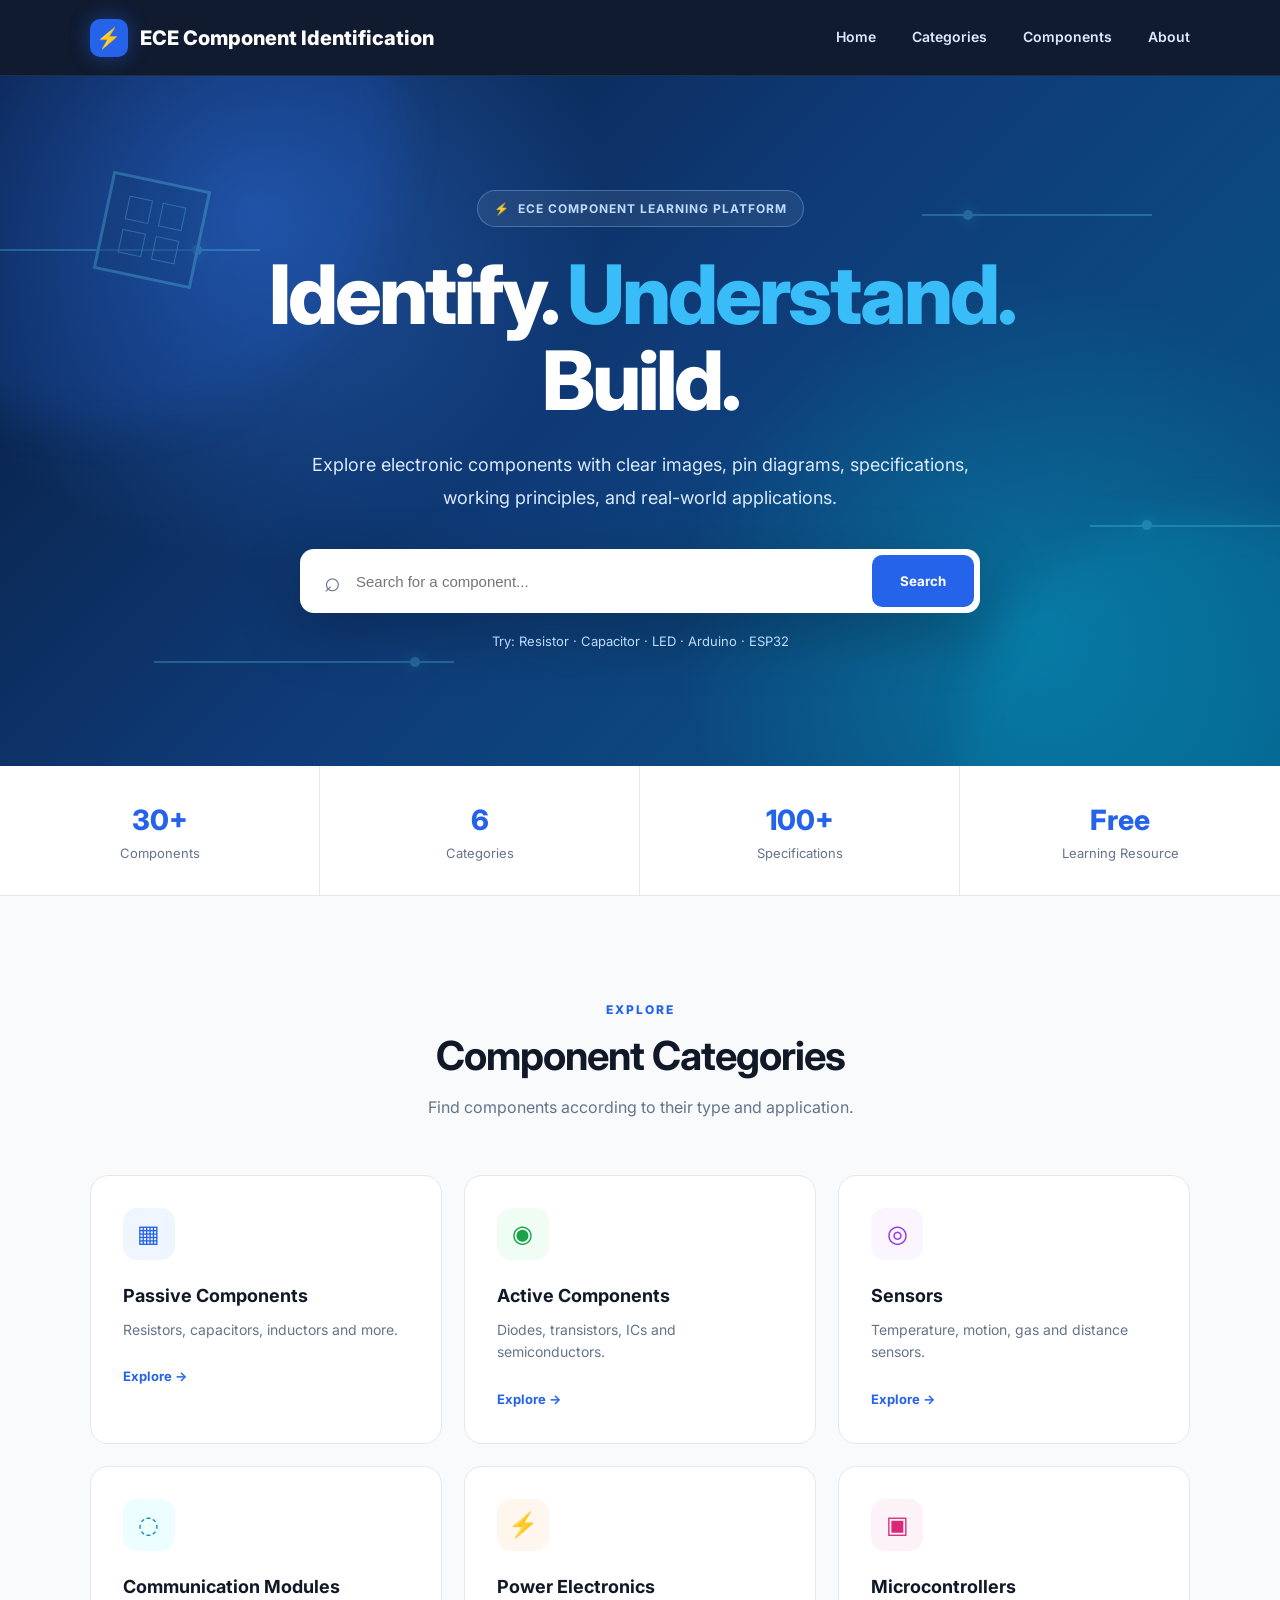
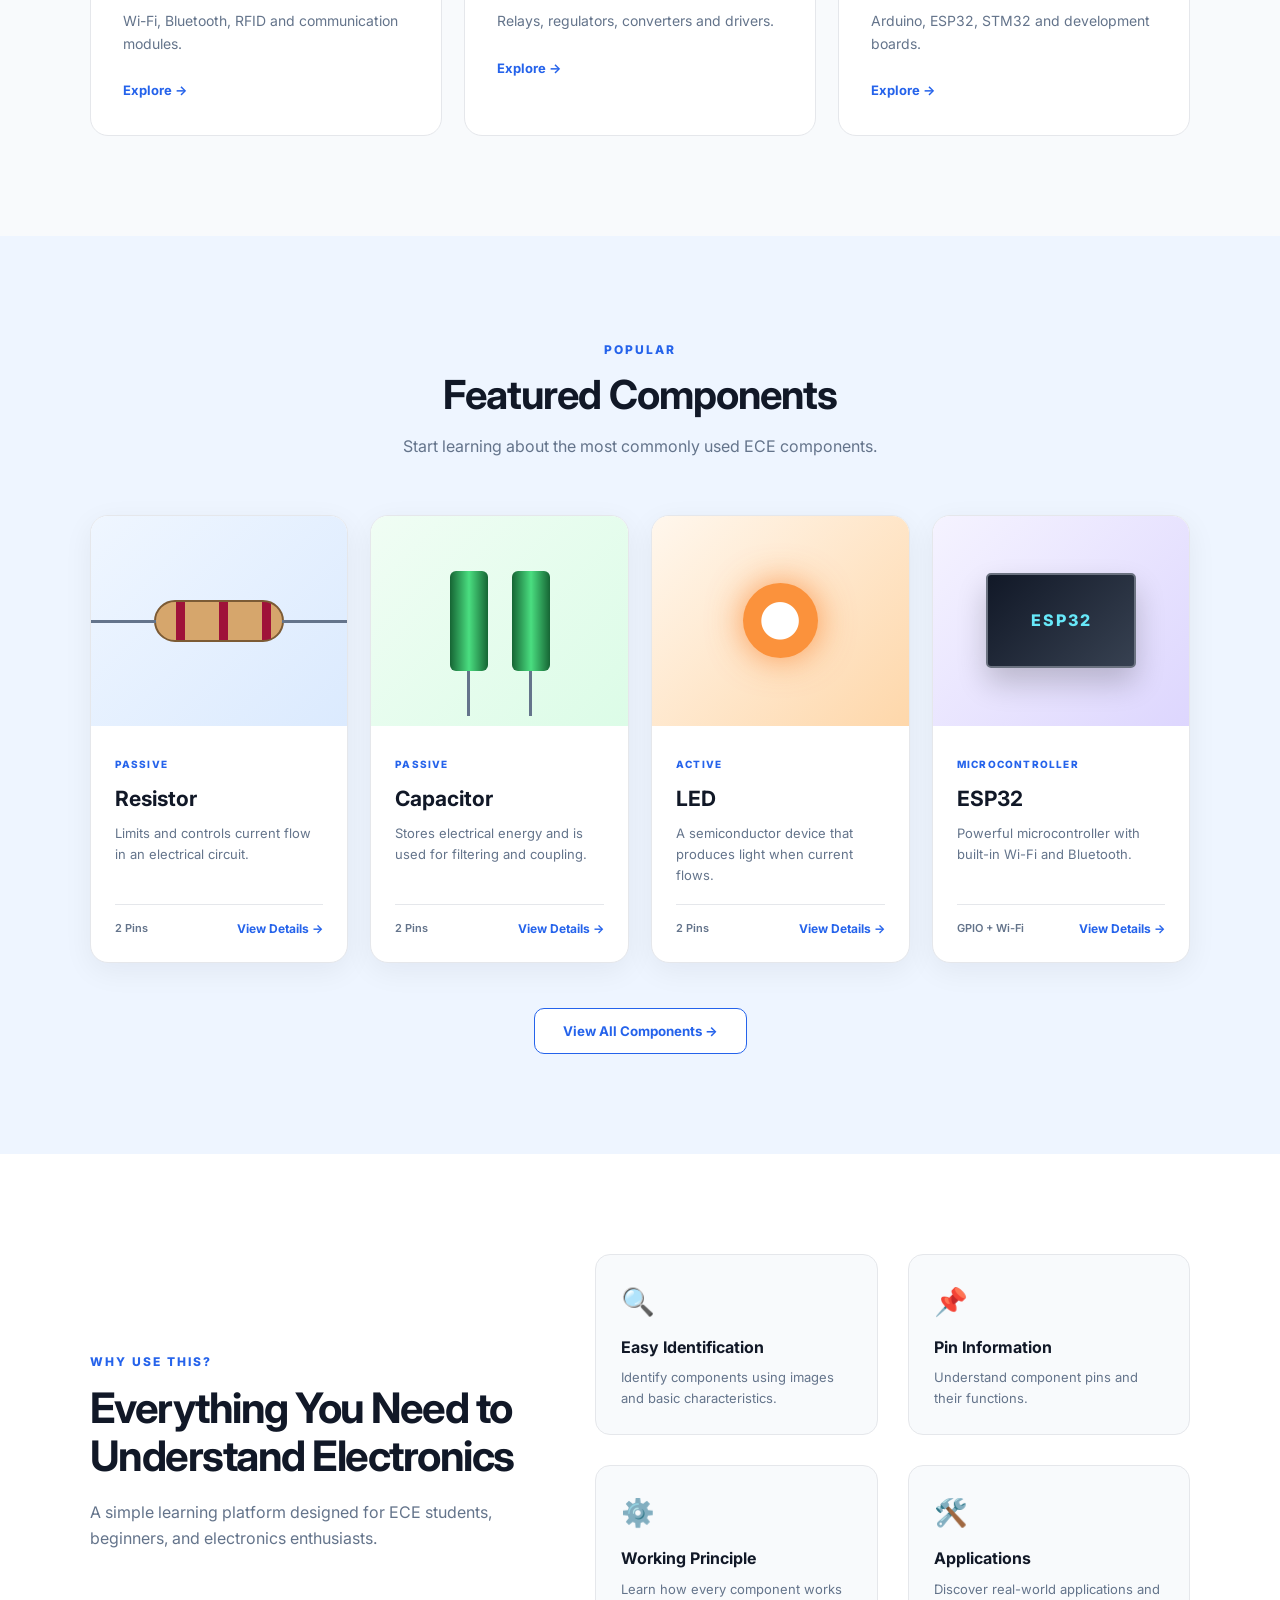
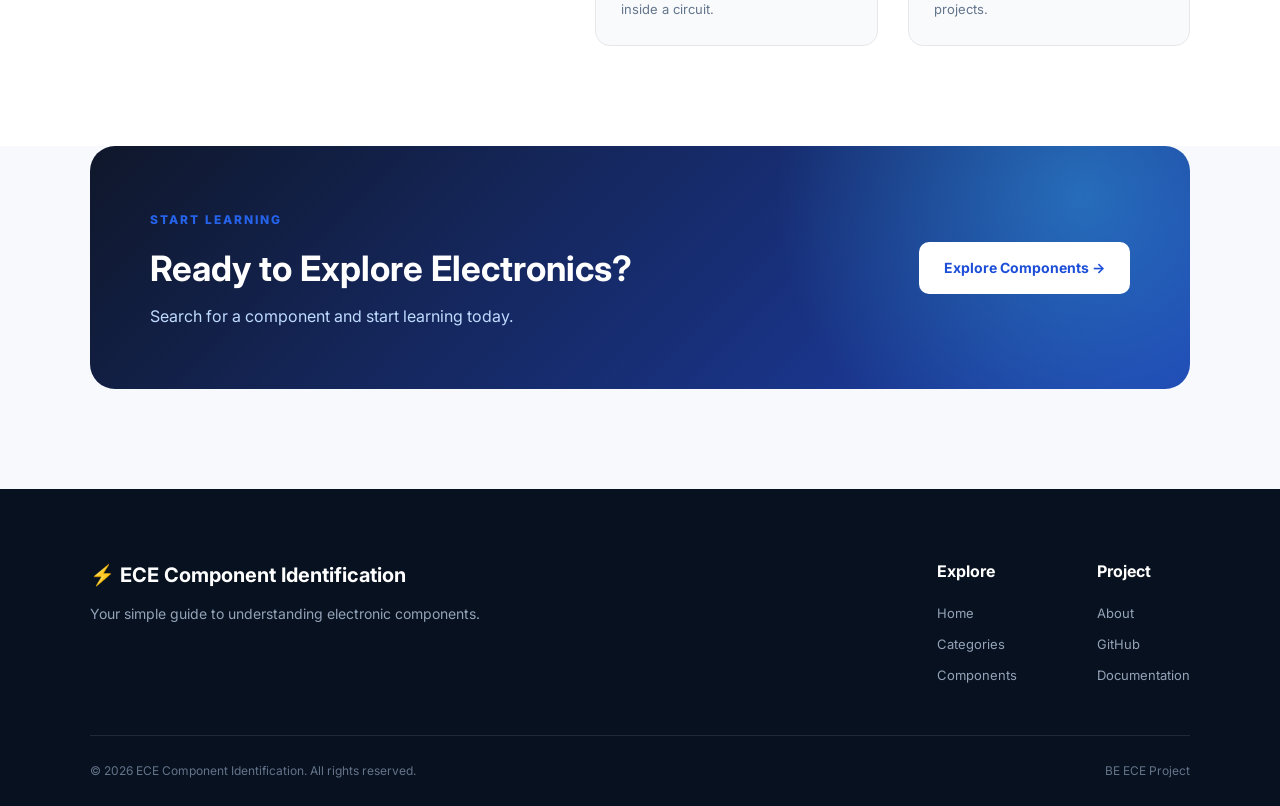
<file: index.html>
<!DOCTYPE html>
<html lang="en">

<head>
    <meta charset="UTF-8">
    <meta name="viewport" content="width=device-width, initial-scale=1.0">

    <title>ECE Component Identification</title>

    <link rel="stylesheet" href="assets/css/style.css">

    <!-- Google Font -->
    <link rel="preconnect" href="https://fonts.googleapis.com">
    <link rel="preconnect" href="https://fonts.gstatic.com" crossorigin>
    <link
        href="https://fonts.googleapis.com/css2?family=Inter:wght@400;500;600;700;800&display=swap"
        rel="stylesheet">
</head>

<body>

    <!-- ================= NAVBAR ================= -->

    <header class="navbar">

        <div class="logo">
            <span class="logo-icon">⚡</span>
            <span>ECE Component Identification</span>
        </div>

        <nav class="nav-links">
            <a href="#home">Home</a>
            <a href="#categories">Categories</a>
            <a href="#components">Components</a>
            <a href="#about">About</a>
        </nav>

        <button class="mobile-menu" id="mobileMenu">
            ☰
        </button>

    </header>


    <!-- ================= HERO ================= -->

    <main>

        <section class="hero" id="home">

            <div class="hero-content">

                <div class="hero-badge">
                    <span>⚡</span>
                    ECE COMPONENT LEARNING PLATFORM
                </div>

                <h1>
                    Identify.
                    <span>Understand.</span>
                    Build.
                </h1>

                <p>
                    Explore electronic components with clear images,
                    pin diagrams, specifications, working principles,
                    and real-world applications.
                </p>

                <!-- SEARCH -->

                <div class="search-container">

                    <span class="search-icon">⌕</span>

                    <input
                        type="text"
                        id="searchInput"
                        placeholder="Search for a component...">

                    <button id="searchButton">
                        Search
                    </button>

                </div>

                <div class="search-hints">
                    Try: Resistor · Capacitor · LED · Arduino · ESP32
                </div>

            </div>


            <!-- HERO DECORATION -->

            <div class="circuit-decoration">

                <div class="circuit-line line-1"></div>
                <div class="circuit-line line-2"></div>
                <div class="circuit-line line-3"></div>
                <div class="circuit-line line-4"></div>

                <div class="circuit-node node-1"></div>
                <div class="circuit-node node-2"></div>
                <div class="circuit-node node-3"></div>
                <div class="circuit-node node-4"></div>

                <div class="chip">
                    <div></div>
                    <div></div>
                    <div></div>
                    <div></div>
                </div>

            </div>

        </section>


        <!-- ================= STATS ================= -->

        <section class="stats">

            <div class="stat">
                <strong>30+</strong>
                <span>Components</span>
            </div>

            <div class="stat">
                <strong>6</strong>
                <span>Categories</span>
            </div>

            <div class="stat">
                <strong>100+</strong>
                <span>Specifications</span>
            </div>

            <div class="stat">
                <strong>Free</strong>
                <span>Learning Resource</span>
            </div>

        </section>


        <!-- ================= CATEGORIES ================= -->

        <section class="categories section" id="categories">

            <div class="section-heading">

                <span class="section-label">
                    EXPLORE
                </span>

                <h2>
                    Component Categories
                </h2>

                <p>
                    Find components according to their type and application.
                </p>

            </div>


            <div class="category-grid">

                <div class="category-card"
                    onclick="filterByCategory('Passive Components')">
            

                    <div class="category-icon passive">
                        ▦
                    </div>

                    <h3>Passive Components</h3>

                    <p>
                        Resistors, capacitors, inductors and more.
                    </p>

                    <span class="explore">
                        Explore →
                    </span>

                </div>


                <div class="category-card"
                 onclick="filterByCategory('Active Components')">


                    <div class="category-icon active">
                        ◉
                    </div>

                    <h3>Active Components</h3>

                    <p>
                        Diodes, transistors, ICs and semiconductors.
                    </p>

                    <span class="explore">
                        Explore →
                    </span>

                </div>


                <div class="category-card"
                  onclick="filterByCategory('Sensors')">

                    <div class="category-icon sensor">
                        ◎
                    </div>

                    <h3>Sensors</h3>

                    <p>
                        Temperature, motion, gas and distance sensors.
                    </p>

                    <span class="explore">
                        Explore →
                    </span>

                </div>

<div class="category-card"
     onclick="filterByCategory('Communication Modules')">

    <div class="category-icon communication">
        ◌
    </div>

    <h3>Communication Modules</h3>

                    <p>
                        Wi-Fi, Bluetooth, RFID and communication modules.
                    </p>

                    <span class="explore">
                        Explore →
                    </span>

                </div>


                <div class="category-card"
                onclick="filterByCategory('Power Electronics')">

                    <div class="category-icon power">
                        ⚡
                    </div>

                    <h3>Power Electronics</h3>

                    <p>
                        Relays, regulators, converters and drivers.
                    </p>

                    <span class="explore">
                        Explore →
                    </span>

                </div>


                <div class="category-card"
                onclick="filterByCategory('Microcontrollers')">

                    <div class="category-icon micro">
                        ▣
                    </div>

                    <h3>Microcontrollers</h3>

                    <p>
                        Arduino, ESP32, STM32 and development boards.
                    </p>

                    <span class="explore">
                        Explore →
                    </span>

                </div>

            </div>

        </section>


        <!-- ================= FEATURED ================= -->

        <section class="featured section" id="components">

            <div class="section-heading featured-heading">

                <span class="section-label">
                    POPULAR
                </span>

                <h2>
                    Featured Components
                </h2>

                <p>
                    Start learning about the most commonly used ECE components.
                </p>

            </div>


            <div class="component-grid">


                <!-- RESISTOR -->

                <div class="component-card">

                    <div class="component-image resistor-image">
                        <div class="resistor-shape"></div>
                    </div>

                    <div class="component-info">

                        <span class="component-type">
                            PASSIVE
                        </span>

                        <h3>Resistor</h3>

                        <p>
                            Limits and controls current flow in an electrical circuit.
                        </p>

                        <div class="component-footer">
                            <span>2 Pins</span>
                          <button onclick="viewComponent('Resistor')">
    View Details →
</button>
                        </div>

                    </div>

                </div>


                <!-- CAPACITOR -->

                <div class="component-card">

                    <div class="component-image capacitor-image">

                        <div class="capacitor-shape">
                            <span></span>
                            <span></span>
                        </div>

                    </div>

                    <div class="component-info">

                        <span class="component-type">
                            PASSIVE
                        </span>

                        <h3>Capacitor</h3>

                        <p>
                            Stores electrical energy and is used for filtering and coupling.
                        </p>

                        <div class="component-footer">
                            <span>2 Pins</span>
                            <button onclick="viewComponent('Capacitor')">
    View Details →
</button>
                        </div>

                    </div>

                </div>


                <!-- LED -->

                <div class="component-card">

                    <div class="component-image led-image">

                        <div class="led-shape">
                            ●
                        </div>

                    </div>

                    <div class="component-info">

                        <span class="component-type">
                            ACTIVE
                        </span>

                        <h3>LED</h3>

                        <p>
                            A semiconductor device that produces light when current flows.
                        </p>

                        <div class="component-footer">
                            <span>2 Pins</span>
                           <button onclick="viewComponent('LED')">
    View Details →
</button>
                        </div>

                    </div>

                </div>


                <!-- ESP32 -->

                <div class="component-card">

                    <div class="component-image esp-image">

                        <div class="esp-board">
                            ESP32
                        </div>

                    </div>

                    <div class="component-info">

                        <span class="component-type">
                            MICROCONTROLLER
                        </span>

                        <h3>ESP32</h3>

                        <p>
                            Powerful microcontroller with built-in Wi-Fi and Bluetooth.
                        </p>

                        <div class="component-footer">
                            <span>GPIO + Wi-Fi</span>
                            <button onclick="viewComponent('ESP32')">
    View Details →
</button>
                        </div>

                    </div>

                </div>

            </div>


            <button class="view-all">
                View All Components →
            </button>

        </section>


        <!-- ================= WHY THIS WEBSITE ================= -->

        <section class="why section">

            <div class="why-content">

                <span class="section-label">
                    WHY USE THIS?
                </span>

                <h2>
                    Everything You Need to Understand Electronics
                </h2>

                <p>
                    A simple learning platform designed for ECE students,
                    beginners, and electronics enthusiasts.
                </p>

            </div>


            <div class="features">

                <div class="feature">
                    <div class="feature-icon">🔍</div>
                    <h3>Easy Identification</h3>
                    <p>
                        Identify components using images and basic characteristics.
                    </p>
                </div>

                <div class="feature">
                    <div class="feature-icon">📌</div>
                    <h3>Pin Information</h3>
                    <p>
                        Understand component pins and their functions.
                    </p>
                </div>

                <div class="feature">
                    <div class="feature-icon">⚙️</div>
                    <h3>Working Principle</h3>
                    <p>
                        Learn how every component works inside a circuit.
                    </p>
                </div>

                <div class="feature">
                    <div class="feature-icon">🛠️</div>
                    <h3>Applications</h3>
                    <p>
                        Discover real-world applications and projects.
                    </p>
                </div>

            </div>

        </section>


        <!-- ================= CTA ================= -->

        <section class="cta">

            <div>

                <span class="section-label">
                    START LEARNING
                </span>

                <h2>
                    Ready to Explore Electronics?
                </h2>

                <p>
                    Search for a component and start learning today.
                </p>

            </div>

            <a href="#home" class="cta-button">
                Explore Components →
            </a>

        </section>

    </main>


    <!-- ================= FOOTER ================= -->

    <footer id="about">

        <div class="footer-content">

            <div class="footer-brand">

                <h2>
                    ⚡ ECE Component Identification
                </h2>

                <p>
                    Your simple guide to understanding electronic components.
                </p>

            </div>


            <div class="footer-links">

                <div>
                    <h4>Explore</h4>
                    <a href="#home">Home</a>
                    <a href="#categories">Categories</a>
                    <a href="#components">Components</a>
                </div>

                <div>
                    <h4>Project</h4>
                    <a href="#about">About</a>
                    <a href="#">GitHub</a>
                    <a href="#">Documentation</a>
                </div>

            </div>

        </div>


        <div class="footer-bottom">

            <p>
                © 2026 ECE Component Identification. All rights reserved.
            </p>

            <p>
                BE ECE Project
            </p>

        </div>

    </footer>


    <script src="assets/js/script.js"></script>

</body>

</html>
</file>
<file: assets/css/style.css>
/* =========================================
   GLOBAL
========================================= */

* {
    margin: 0;
    padding: 0;
    box-sizing: border-box;
}

html {
    scroll-behavior: smooth;
}

body {
    font-family: "Inter", Arial, sans-serif;
    background: #f7f9fc;
    color: #111827;
    line-height: 1.6;
}

a {
    text-decoration: none;
    color: inherit;
}

button {
    font-family: inherit;
}

.section {
    padding: 100px 7%;
}


/* =========================================
   NAVBAR
========================================= */

.navbar {
    height: 76px;
    padding: 0 7%;

    display: flex;
    align-items: center;
    justify-content: space-between;

    background: rgba(7, 18, 40, 0.96);

    color: white;

    position: sticky;
    top: 0;
    z-index: 1000;

    border-bottom: 1px solid rgba(255,255,255,0.08);
}

.logo {
    display: flex;
    align-items: center;
    gap: 12px;

    font-size: 20px;
    font-weight: 800;
}

.logo-icon {
    width: 38px;
    height: 38px;

    display: flex;
    align-items: center;
    justify-content: center;

    background: #2563eb;

    border-radius: 10px;

    font-size: 20px;

    box-shadow: 0 0 20px rgba(37,99,235,0.45);
}

.nav-links {
    display: flex;
    align-items: center;
    gap: 36px;
}

.nav-links a {
    color: #dbeafe;

    font-size: 14px;
    font-weight: 600;

    transition: 0.3s;
}

.nav-links a:hover {
    color: #60a5fa;
}

.mobile-menu {
    display: none;

    border: none;
    background: transparent;
    color: white;

    font-size: 25px;

    cursor: pointer;
}


/* =========================================
   HERO
========================================= */

.hero {
    min-height: 690px;

    position: relative;
    overflow: hidden;

    display: flex;
    align-items: center;
    justify-content: center;

    text-align: center;

    padding: 100px 20px;

    color: white;

    background:
        radial-gradient(
            circle at 20% 20%,
            rgba(59,130,246,0.45),
            transparent 30%
        ),
        radial-gradient(
            circle at 80% 80%,
            rgba(6,182,212,0.35),
            transparent 30%
        ),
        linear-gradient(
            135deg,
            #071a3a,
            #0f3b78 48%,
            #075985
        );
}

.hero::before {
    content: "";

    position: absolute;

    width: 600px;
    height: 600px;

    border-radius: 50%;

    background: rgba(37,99,235,0.15);

    filter: blur(20px);

    top: -250px;
    left: -200px;
}

.hero::after {
    content: "";

    position: absolute;

    width: 500px;
    height: 500px;

    border-radius: 50%;

    background: rgba(6,182,212,0.15);

    filter: blur(20px);

    right: -180px;
    bottom: -250px;
}

.hero-content {
    max-width: 900px;

    position: relative;
    z-index: 5;
}

.hero-badge {
    display: inline-flex;

    align-items: center;
    gap: 8px;

    padding: 8px 16px;

    border: 1px solid rgba(147,197,253,0.35);

    background: rgba(255,255,255,0.07);

    border-radius: 50px;

    color: #bfdbfe;

    font-size: 12px;
    font-weight: 700;

    letter-spacing: 1px;

    margin-bottom: 25px;
}

.hero h1 {
    font-size: clamp(45px, 7vw, 82px);

    line-height: 1.05;

    letter-spacing: -3px;

    font-weight: 800;

    margin-bottom: 25px;
}

.hero h1 span {
    color: #38bdf8;
}

.hero p {
    max-width: 720px;

    margin: auto;

    color: #dbeafe;

    font-size: 18px;

    line-height: 1.8;

    margin-bottom: 35px;
}


/* SEARCH */

.search-container {
    max-width: 680px;

    height: 64px;

    margin: auto;

    display: flex;
    align-items: center;

    padding: 6px;

    background: white;

    border-radius: 14px;

    box-shadow:
        0 20px 60px rgba(0,0,0,0.25);
}

.search-icon {
    color: #64748b;

    font-size: 28px;

    padding-left: 18px;
}

.search-container input {
    flex: 1;

    height: 100%;

    border: none;
    outline: none;

    padding: 0 15px;

    color: #111827;

    font-size: 15px;
}

.search-container button {
    height: 52px;

    padding: 0 28px;

    border: none;

    border-radius: 10px;

    background: #2563eb;

    color: white;

    font-weight: 700;

    cursor: pointer;

    transition: 0.3s;
}

.search-container button:hover {
    background: #1d4ed8;

    transform: translateY(-2px);
}

.search-hints {
    margin-top: 18px;

    color: #bfdbfe;

    font-size: 13px;
}


/* CIRCUIT DESIGN */

.circuit-decoration {
    position: absolute;

    inset: 0;

    opacity: 0.25;

    pointer-events: none;
}

.circuit-line {
    position: absolute;

    height: 2px;

    background: #67e8f9;
}

.line-1 {
    width: 260px;
    top: 25%;
    left: 0;
}

.line-2 {
    width: 190px;
    top: 65%;
    right: 0;
}

.line-3 {
    width: 300px;
    bottom: 15%;
    left: 12%;
}

.line-4 {
    width: 230px;
    top: 20%;
    right: 10%;
}

.circuit-node {
    width: 10px;
    height: 10px;

    position: absolute;

    border-radius: 50%;

    background: #67e8f9;

    box-shadow: 0 0 15px #67e8f9;
}

.node-1 {
    top: calc(25% - 4px);
    left: 15%;
}

.node-2 {
    top: calc(65% - 4px);
    right: 10%;
}

.node-3 {
    bottom: calc(15% - 4px);
    left: 32%;
}

.node-4 {
    top: calc(20% - 4px);
    right: 24%;
}

.chip {
    width: 100px;
    height: 100px;

    position: absolute;

    top: 15%;
    left: 8%;

    border: 3px solid #67e8f9;

    background: rgba(8,47,73,0.5);

    transform: rotate(12deg);

    display: grid;
    grid-template-columns: 1fr 1fr;

    padding: 18px;

    gap: 10px;
}

.chip div {
    border: 1px solid #67e8f9;
}


/* =========================================
   STATS
========================================= */

.stats {
    min-height: 130px;

    display: grid;
    grid-template-columns: repeat(4, 1fr);

    background: white;

    border-bottom: 1px solid #e5e7eb;
}

.stat {
    display: flex;

    flex-direction: column;

    align-items: center;
    justify-content: center;

    border-right: 1px solid #e5e7eb;
}

.stat:last-child {
    border-right: none;
}

.stat strong {
    color: #2563eb;

    font-size: 28px;

    font-weight: 800;
}

.stat span {
    color: #64748b;

    font-size: 13px;
}


/* =========================================
   SECTION HEADINGS
========================================= */

.section-heading {
    text-align: center;

    max-width: 650px;

    margin: 0 auto 55px;
}

.section-label {
    color: #2563eb;

    font-size: 12px;

    font-weight: 800;

    letter-spacing: 2px;
}

.section-heading h2 {
    margin-top: 10px;

    font-size: 40px;

    line-height: 1.2;

    letter-spacing: -1px;
}

.section-heading p {
    color: #64748b;

    margin-top: 15px;

    font-size: 16px;
}


/* =========================================
   CATEGORIES
========================================= */

.categories {
    background: #f8fafc;
}

.category-grid {
    display: grid;

    grid-template-columns:
        repeat(3, 1fr);

    gap: 22px;
}

.category-card {
    background: white;

    padding: 32px;

    border: 1px solid #e5e7eb;

    border-radius: 18px;

    transition:
        transform 0.3s,
        box-shadow 0.3s,
        border-color 0.3s;

    cursor: pointer;
}

.category-card:hover {
    transform: translateY(-7px);

    border-color: #93c5fd;

    box-shadow:
        0 20px 45px rgba(37,99,235,0.12);
}

.category-icon {
    width: 52px;
    height: 52px;

    display: flex;
    align-items: center;
    justify-content: center;

    border-radius: 14px;

    font-size: 24px;

    margin-bottom: 22px;
}

.passive {
    background: #eff6ff;
    color: #2563eb;
}

.active {
    background: #f0fdf4;
    color: #16a34a;
}

.sensor {
    background: #faf5ff;
    color: #9333ea;
}

.communication {
    background: #ecfeff;
    color: #0891b2;
}

.power {
    background: #fff7ed;
    color: #ea580c;
}

.micro {
    background: #fdf2f8;
    color: #db2777;
}

.category-card h3 {
    font-size: 18px;

    margin-bottom: 8px;
}

.category-card p {
    color: #64748b;

    font-size: 14px;

    margin-bottom: 22px;
}

.explore {
    color: #2563eb;

    font-size: 13px;

    font-weight: 700;
}


/* =========================================
   FEATURED COMPONENTS
========================================= */

.featured {
    background: #eef5ff;
}

.component-grid {
    display: grid;

    grid-template-columns:
        repeat(4, 1fr);

    gap: 22px;
}

.component-card {
    overflow: hidden;

    background: white;

    border: 1px solid #e5e7eb;

    border-radius: 18px;

    box-shadow:
        0 8px 30px rgba(15,23,42,0.06);

    transition:
        transform 0.3s,
        box-shadow 0.3s;
}

.component-card:hover {
    transform: translateY(-8px);

    box-shadow:
        0 25px 45px rgba(15,23,42,0.12);
}

.component-image {
    height: 210px;

    display: flex;
    align-items: center;
    justify-content: center;

    position: relative;

    overflow: hidden;
}

.resistor-image {
    background:
        linear-gradient(
            135deg,
            #eff6ff,
            #dbeafe
        );
}

.capacitor-image {
    background:
        linear-gradient(
            135deg,
            #f0fdf4,
            #dcfce7
        );
}

.led-image {
    background:
        linear-gradient(
            135deg,
            #fff7ed,
            #fed7aa
        );
}

.esp-image {
    background:
        linear-gradient(
            135deg,
            #f5f3ff,
            #ddd6fe
        );
}


/* RESISTOR */

.resistor-shape {
    width: 130px;
    height: 42px;

    background:
        repeating-linear-gradient(
            90deg,
            #d6a66c 0px,
            #d6a66c 20px,
            #9f1239 20px,
            #9f1239 29px,
            #d6a66c 29px,
            #d6a66c 43px
        );

    border-radius: 22px;

    border: 2px solid #7c5b35;

    position: relative;
}

.resistor-shape::before,
.resistor-shape::after {
    content: "";

    width: 65px;
    height: 3px;

    background: #64748b;

    position: absolute;

    top: 18px;
}

.resistor-shape::before {
    right: 100%;
}

.resistor-shape::after {
    left: 100%;
}


/* CAPACITOR */

.capacitor-shape {
    width: 100px;
    height: 120px;

    display: flex;

    justify-content: space-between;

    align-items: center;
}

.capacitor-shape span {
    width: 38px;
    height: 100px;

    background:
        linear-gradient(
            90deg,
            #166534,
            #4ade80,
            #166534
        );

    border-radius: 6px;

    position: relative;
}

.capacitor-shape span::after {
    content: "";

    position: absolute;

    width: 3px;
    height: 45px;

    background: #64748b;

    left: 17px;
    top: 100%;
}


/* LED */

.led-shape {
    width: 75px;
    height: 75px;

    display: flex;
    align-items: center;
    justify-content: center;

    border-radius: 50%;

    background: #fb923c;

    color: white;

    font-size: 50px;

    box-shadow:
        0 0 35px rgba(249,115,22,0.7);
}


/* ESP */

.esp-board {
    width: 150px;
    height: 95px;

    background:
        linear-gradient(
            135deg,
            #111827,
            #374151
        );

    border-radius: 5px;

    color: #67e8f9;

    display: flex;
    align-items: center;
    justify-content: center;

    font-weight: 800;

    letter-spacing: 2px;

    box-shadow:
        0 15px 30px rgba(0,0,0,0.2);

    border: 2px solid #6b7280;
}

.component-info {
    padding: 24px;
}

.component-type {
    color: #2563eb;

    font-size: 10px;

    font-weight: 800;

    letter-spacing: 1.2px;
}

.component-info h3 {
    margin: 7px 0;

    font-size: 21px;
}

.component-info p {
    color: #64748b;

    font-size: 13px;

    min-height: 63px;
}

.component-footer {
    margin-top: 18px;

    padding-top: 15px;

    border-top: 1px solid #e5e7eb;

    display: flex;

    justify-content: space-between;

    align-items: center;
}

.component-footer span {
    color: #64748b;

    font-size: 11px;

    font-weight: 600;
}

.component-footer button {
    border: none;

    background: transparent;

    color: #2563eb;

    font-size: 12px;

    font-weight: 700;

    cursor: pointer;
}

.view-all {
    display: block;

    margin: 45px auto 0;

    padding: 14px 28px;

    border: 1px solid #2563eb;

    background: white;

    color: #2563eb;

    border-radius: 10px;

    font-weight: 700;

    cursor: pointer;

    transition: 0.3s;
}

.view-all:hover {
    background: #2563eb;

    color: white;
}


/* =========================================
   WHY SECTION
========================================= */

.why {
    background: white;

    display: grid;

    grid-template-columns: 1fr 1.4fr;

    gap: 80px;

    align-items: center;
}

.why-content h2 {
    margin-top: 10px;

    font-size: 42px;

    line-height: 1.15;

    letter-spacing: -1.5px;
}

.why-content p {
    margin-top: 20px;

    color: #64748b;
}

.features {
    display: grid;

    grid-template-columns:
        repeat(2, 1fr);

    gap: 30px;
}

.feature {
    padding: 25px;

    border: 1px solid #e5e7eb;

    border-radius: 15px;

    background: #f8fafc;
}

.feature-icon {
    font-size: 27px;

    margin-bottom: 12px;
}

.feature h3 {
    font-size: 16px;

    margin-bottom: 7px;
}

.feature p {
    color: #64748b;

    font-size: 13px;
}


/* =========================================
   CTA
========================================= */

.cta {
    margin: 0 7% 100px;

    padding: 60px;

    border-radius: 25px;

    display: flex;

    justify-content: space-between;

    align-items: center;

    gap: 30px;

    color: white;

    background:
        radial-gradient(
            circle at 90% 20%,
            rgba(56,189,248,0.4),
            transparent 30%
        ),
        linear-gradient(
            135deg,
            #0f172a,
            #1e40af
        );

    overflow: hidden;
}

.cta h2 {
    font-size: 35px;

    margin-top: 8px;
}

.cta p {
    color: #bfdbfe;

    margin-top: 8px;
}

.cta-button {
    flex-shrink: 0;

    background: white;

    color: #1d4ed8;

    padding: 15px 25px;

    border-radius: 10px;

    font-size: 14px;

    font-weight: 700;
}


/* =========================================
   FOOTER
========================================= */

footer {
    background: #07111f;

    color: white;

    padding: 70px 7% 25px;
}

.footer-content {
    display: flex;

    justify-content: space-between;

    gap: 50px;

    padding-bottom: 50px;
}

.footer-brand {
    max-width: 420px;
}

.footer-brand h2 {
    font-size: 20px;
}

.footer-brand p {
    color: #94a3b8;

    margin-top: 12px;

    font-size: 14px;
}

.footer-links {
    display: flex;

    gap: 80px;
}

.footer-links div {
    display: flex;

    flex-direction: column;

    gap: 10px;
}

.footer-links h4 {
    margin-bottom: 8px;
}

.footer-links a {
    color: #94a3b8;

    font-size: 13px;

    transition: 0.3s;
}

.footer-links a:hover {
    color: white;
}

.footer-bottom {
    padding-top: 25px;

    border-top: 1px solid rgba(255,255,255,0.1);

    display: flex;

    justify-content: space-between;

    color: #64748b;

    font-size: 12px;
}


/* =========================================
   RESPONSIVE
========================================= */

@media (max-width: 1000px) {

    .component-grid {
        grid-template-columns:
            repeat(2, 1fr);
    }

    .category-grid {
        grid-template-columns:
            repeat(2, 1fr);
    }

    .why {
        grid-template-columns: 1fr;
    }

}


@media (max-width: 700px) {

    .navbar {
        padding: 0 20px;
    }

    .nav-links {
        display: none;
    }

    .mobile-menu {
        display: block;
    }

    .logo {
        font-size: 15px;
    }

    .hero {
        min-height: 620px;

        padding: 80px 20px;
    }

    .hero h1 {
        font-size: 48px;

        letter-spacing: -2px;
    }

    .hero p {
        font-size: 15px;
    }

    .search-container {
        height: auto;

        flex-direction: column;

        padding: 8px;

        background: transparent;
    }

    .search-icon {
        display: none;
    }

    .search-container input {
        width: 100%;

        height: 55px;

        border-radius: 10px;

        margin-bottom: 8px;
    }

    .search-container button {
        width: 100%;
    }

    .stats {
        grid-template-columns:
            repeat(2, 1fr);
    }

    .stat {
        min-height: 100px;

        border-bottom: 1px solid #e5e7eb;
    }

    .section {
        padding: 70px 20px;
    }

    .section-heading h2,
    .why-content h2 {
        font-size: 32px;
    }

    .category-grid,
    .component-grid,
    .features {
        grid-template-columns: 1fr;
    }

    .cta {
        margin: 0 20px 70px;

        padding: 40px 25px;

        flex-direction: column;

        align-items: flex-start;
    }

    .cta h2 {
        font-size: 28px;
    }

    .footer-content {
        flex-direction: column;
    }

    .footer-links {
        gap: 50px;
    }

    .footer-bottom {
        flex-direction: column;

        gap: 8px;
    }

}
/* ========================================
   CATEGORY CARD
======================================== */

.category-card {
    cursor: pointer;
    transition: transform 0.25s ease,
                box-shadow 0.25s ease;
}

.category-card:hover {
    transform: translateY(-8px);
    box-shadow: 0 15px 30px rgba(0, 0, 0, 0.12);
}
/* ========================================
   PIN DIAGRAM
======================================== */

.pin-diagram-section {
    margin-top: 50px;
}

.pin-diagram-box {
    margin-top: 25px;
    padding: 30px;
    background: white;
    border-radius: 16px;
    text-align: center;
    box-shadow: 0 5px 20px rgba(0, 0, 0, 0.08);
}

.pin-diagram-box img {
    width: 100%;
    max-width: 800px;
    height: auto;
    object-fit: contain;
}
</file>
